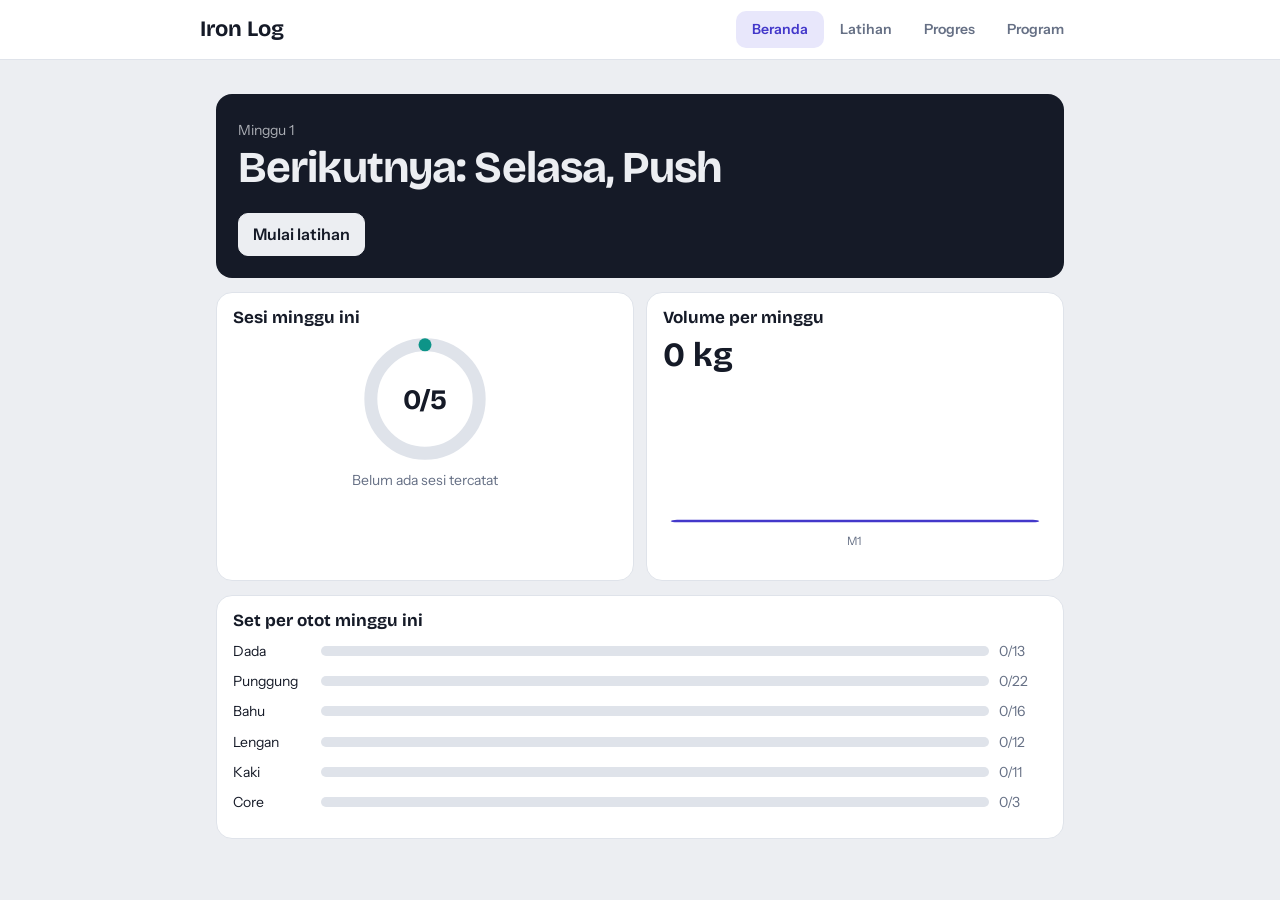
<file: index.html>
<!DOCTYPE html><html lang="id"><head><meta charset="utf-8"><meta name="viewport" content="width=device-width,initial-scale=1"><title>Beranda · Iron Log</title><link rel="stylesheet" href="https://fonts.googleapis.com/css2?family=Bricolage+Grotesque:wght@600;700&family=Instrument+Sans:wght@400;500;600&display=swap"><link rel="stylesheet" href="css/style.css"></head><body data-p="index"><main id="app"></main><script src="js/data.js"></script><script src="js/dashboard.js"></script></body></html>
</file>
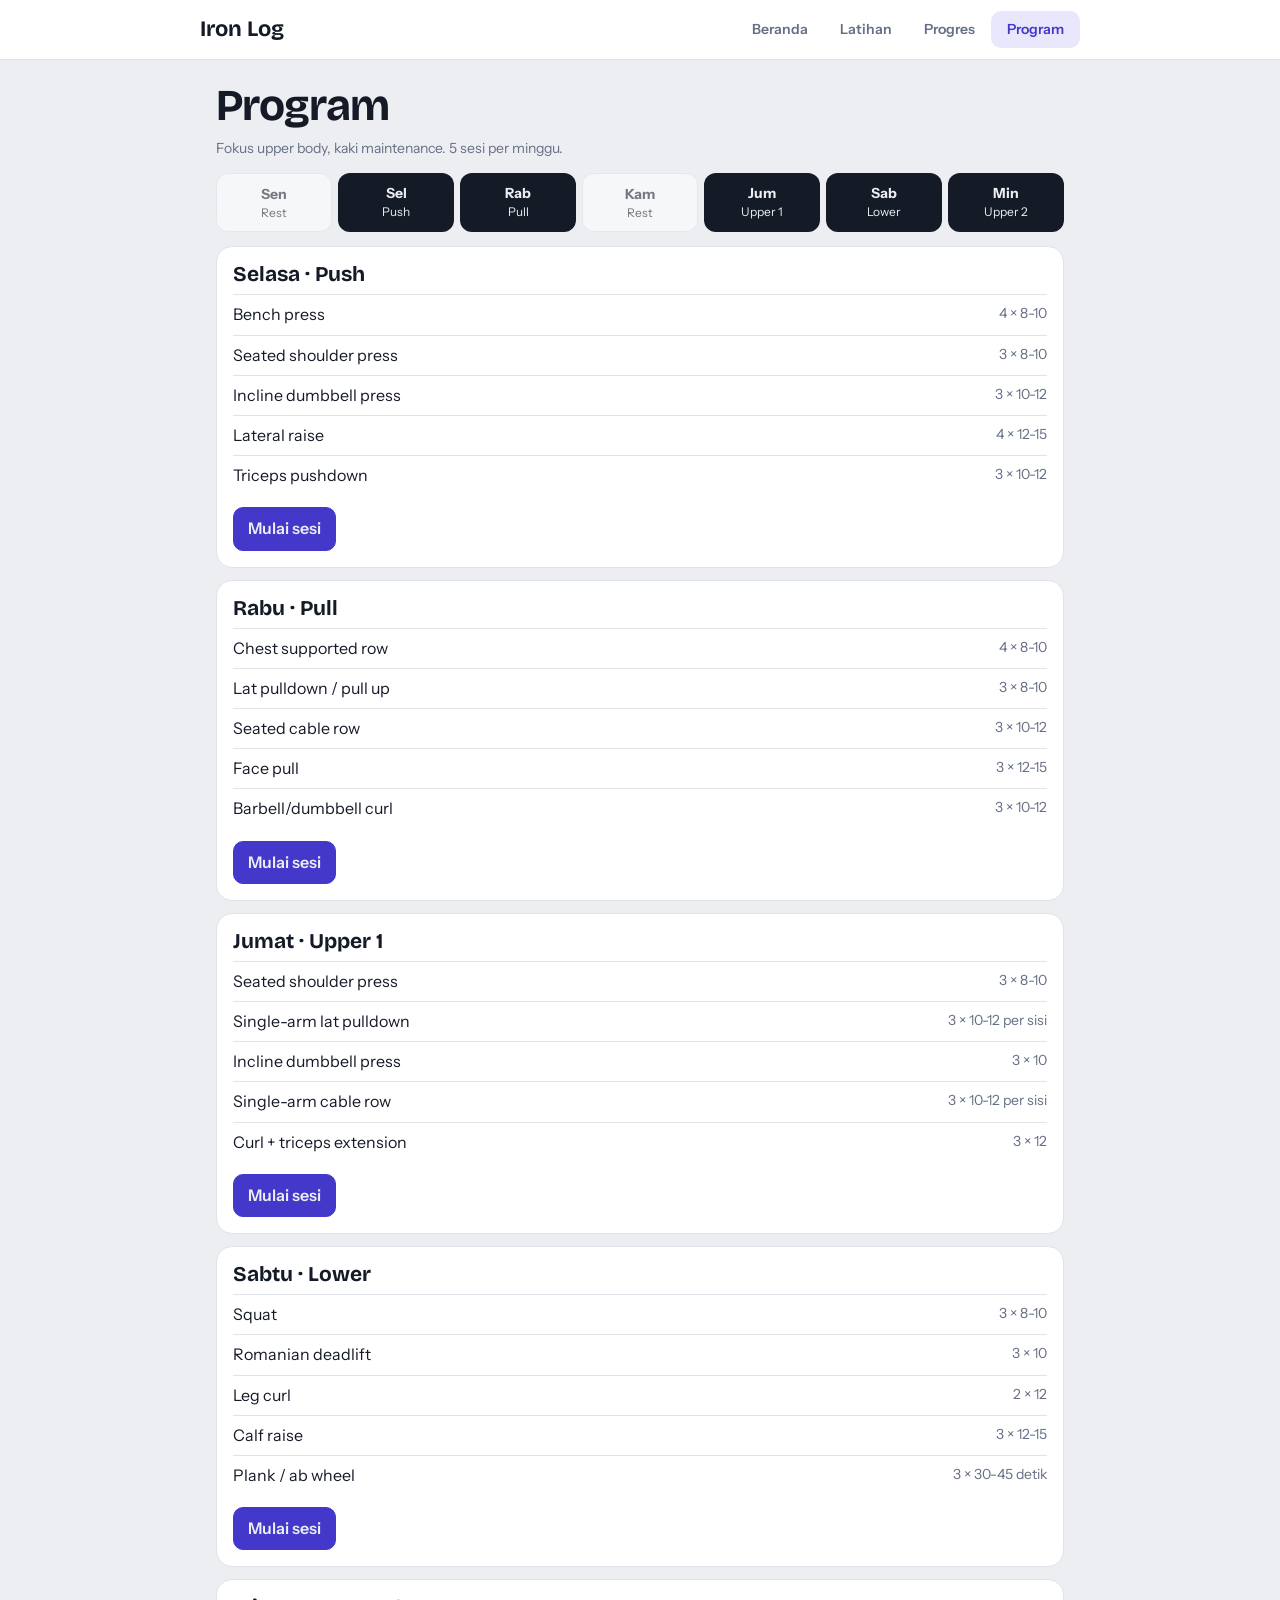
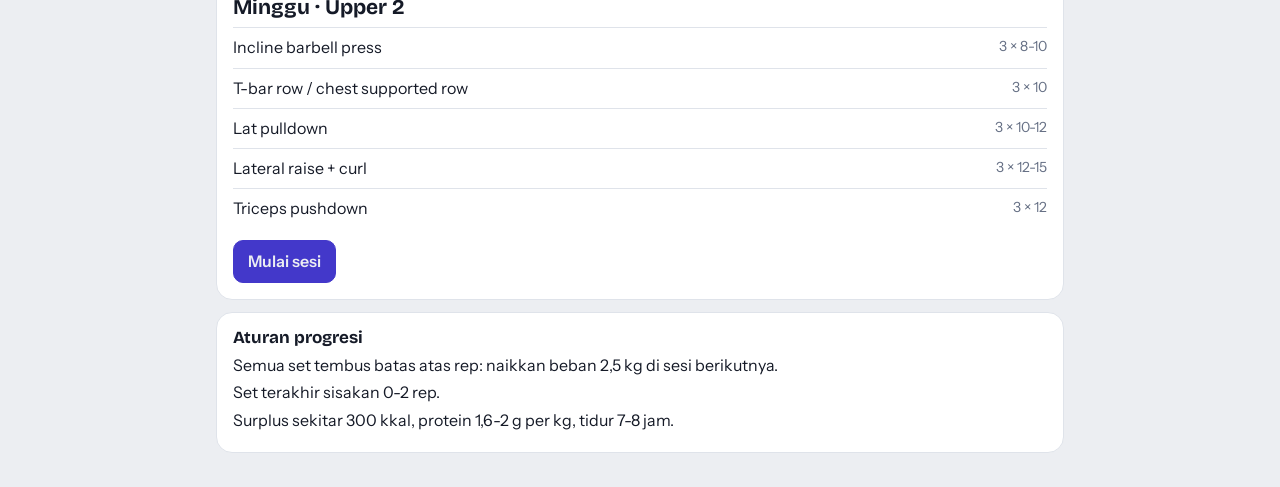
<file: plan.html>
<!DOCTYPE html><html lang="id"><head><meta charset="utf-8"><meta name="viewport" content="width=device-width,initial-scale=1"><title>Program · Iron Log</title><link rel="stylesheet" href="https://fonts.googleapis.com/css2?family=Bricolage+Grotesque:wght@600;700&family=Instrument+Sans:wght@400;500;600&display=swap"><link rel="stylesheet" href="css/style.css"></head><body data-p="plan"><main id="app"></main><script src="js/data.js"></script><script src="js/plan.js"></script></body></html>
</file>
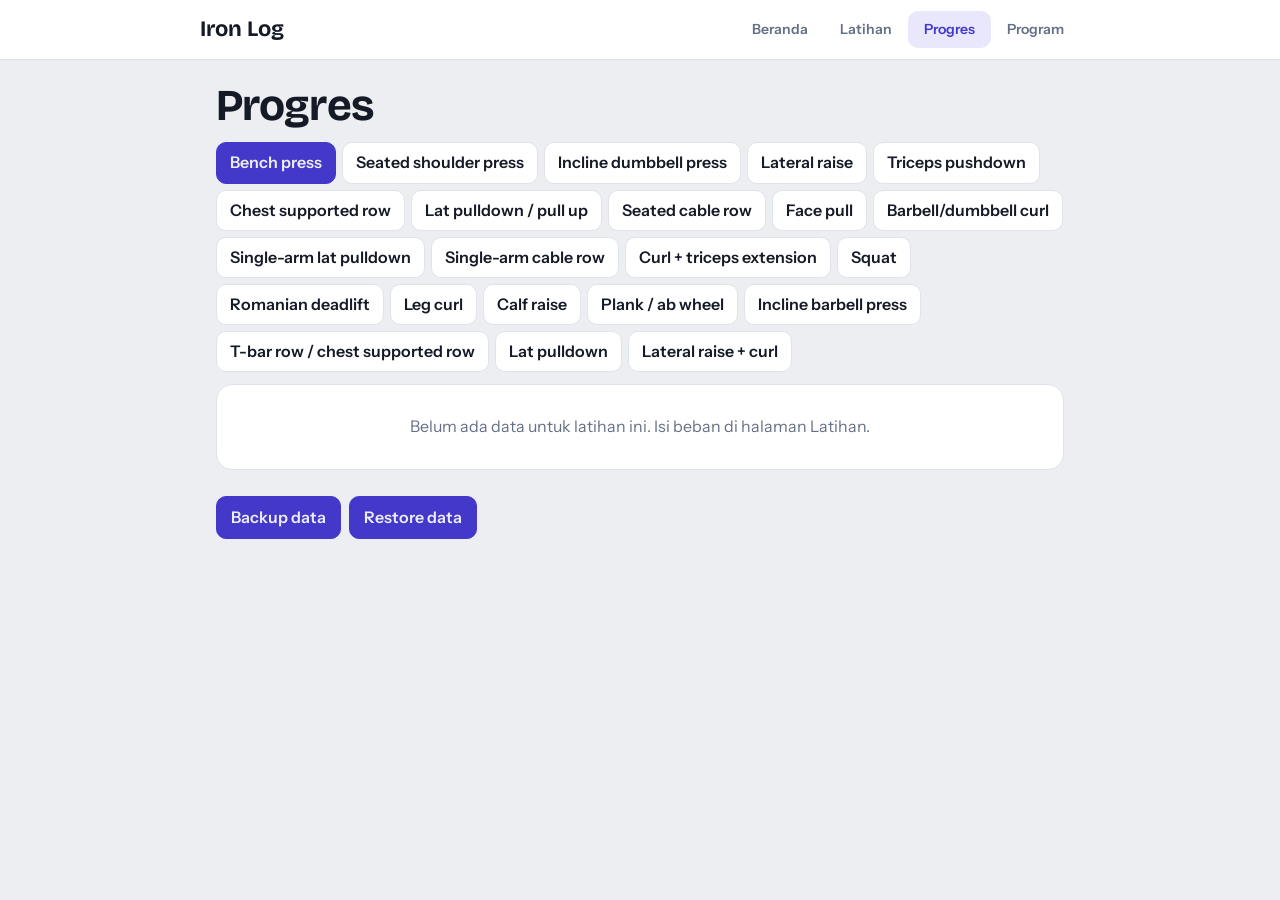
<file: progress.html>
<!DOCTYPE html><html lang="id"><head><meta charset="utf-8"><meta name="viewport" content="width=device-width,initial-scale=1"><title>Progres · Iron Log</title><link rel="stylesheet" href="https://fonts.googleapis.com/css2?family=Bricolage+Grotesque:wght@600;700&family=Instrument+Sans:wght@400;500;600&display=swap"><link rel="stylesheet" href="css/style.css"></head><body data-p="progress"><main id="app"></main><script src="js/data.js"></script><script src="js/progress.js"></script></body></html>
</file>
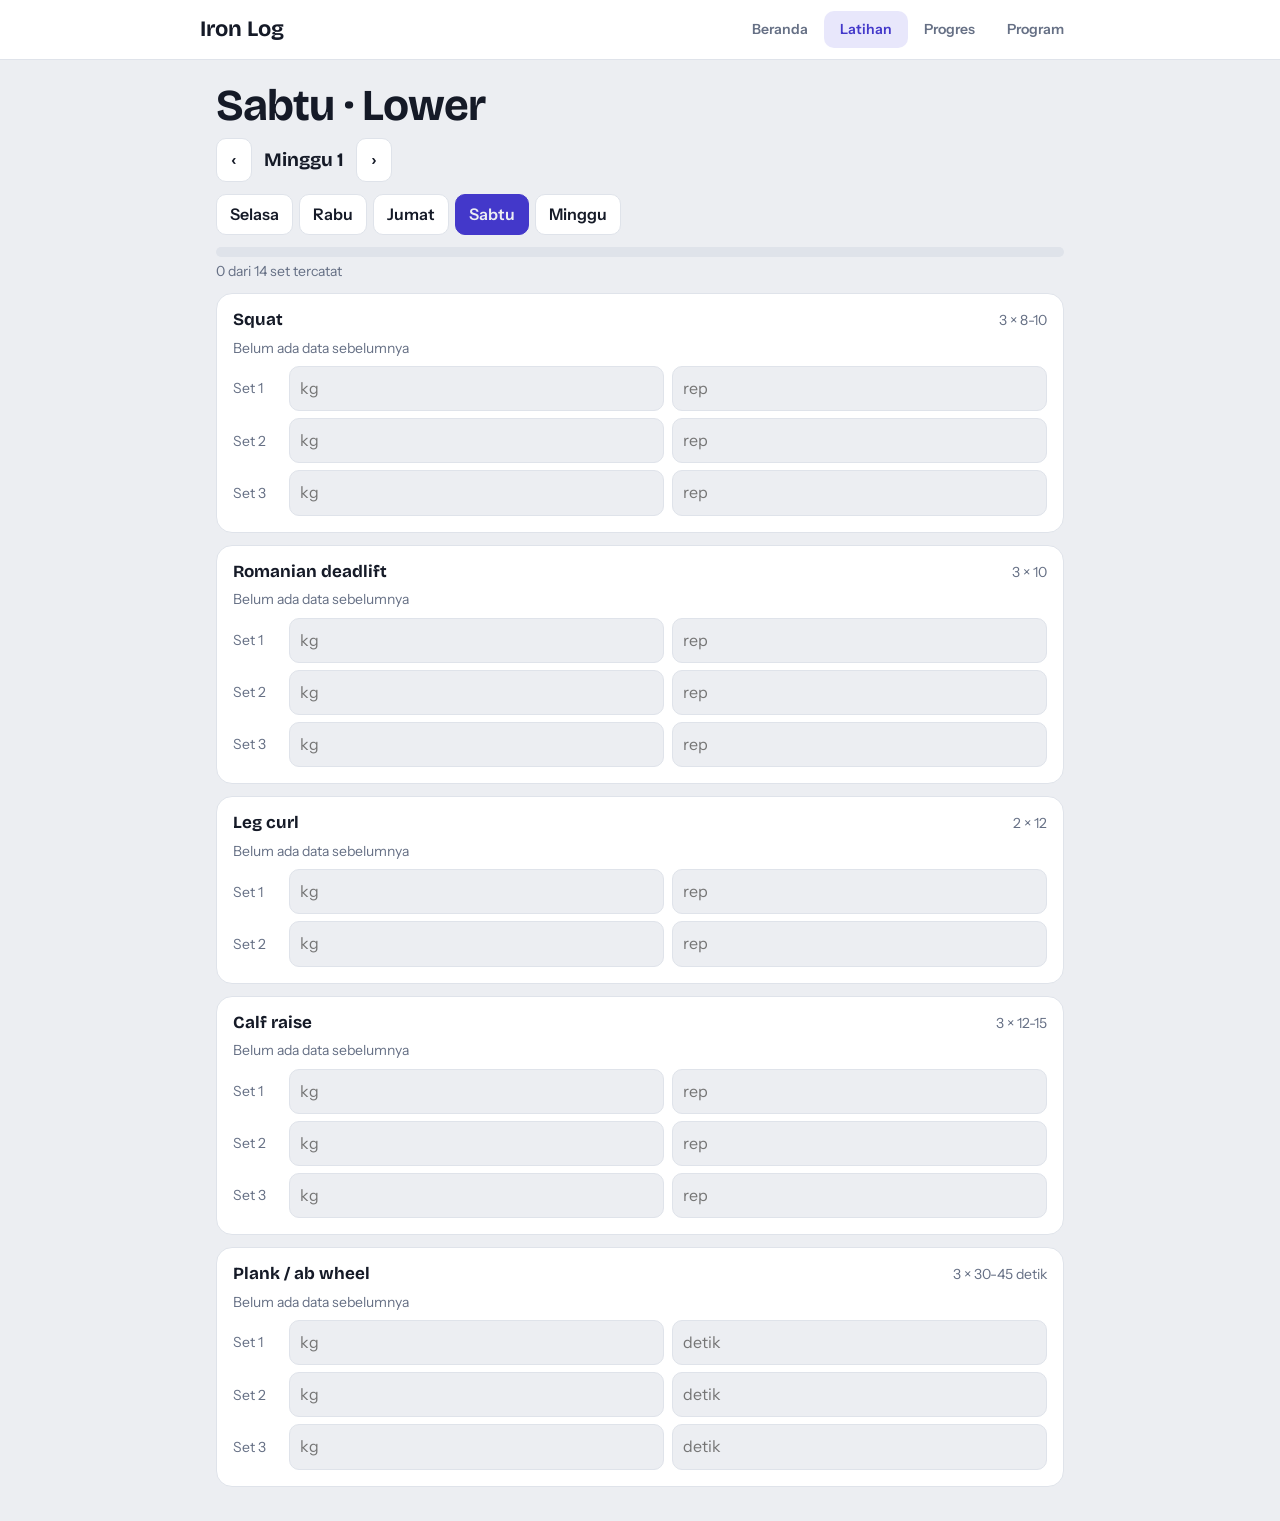
<file: workout.html>
<!DOCTYPE html><html lang="id"><head><meta charset="utf-8"><meta name="viewport" content="width=device-width,initial-scale=1"><title>Latihan · Iron Log</title><link rel="stylesheet" href="https://fonts.googleapis.com/css2?family=Bricolage+Grotesque:wght@600;700&family=Instrument+Sans:wght@400;500;600&display=swap"><link rel="stylesheet" href="css/style.css"></head><body data-p="workout"><main id="app"></main><script src="js/data.js"></script><script src="js/workout.js"></script></body></html>
</file>
<file: css/style.css>
:root{--bg:#eceef2;--sf:#fff;--ink:#151a27;--mu:#667085;--ln:#dfe3ea;--ac:#4338ca;--ac2:#0d9488;--as:#e8e7fb}
@media(prefers-color-scheme:dark){:root{--bg:#0f131c;--sf:#181e2b;--ink:#eef1f7;--mu:#98a2b3;--ln:#283042;--ac:#8b93ff;--ac2:#35c4bd;--as:#232a4a}}
*{box-sizing:border-box}
body{margin:0;background:var(--bg);color:var(--ink);font:16px/1.45 'Instrument Sans',system-ui,sans-serif;padding-bottom:84px}
h1,h2,h3,.brand{font-family:'Bricolage Grotesque',system-ui,sans-serif;margin:0;line-height:1.1}
h1{font-size:clamp(30px,6vw,44px);letter-spacing:-.02em;margin-bottom:8px}h2{font-size:21px}h3{font-size:17px;margin-bottom:6px}
p{margin:4px 0}.mu{color:var(--mu);font-size:14px}
main{max-width:880px;margin:0 auto;padding:22px 16px}
.nav{position:fixed;bottom:0;left:0;right:0;z-index:5;display:flex;background:var(--sf);border-top:1px solid var(--ln);padding:6px 6px calc(6px + env(safe-area-inset-bottom,0px))}
.nav a{flex:1;text-align:center;padding:10px 4px;border-radius:10px;color:var(--mu);text-decoration:none;font-weight:600;font-size:14px}
.nav a.on{background:var(--as);color:var(--ac)}.brand{display:none}
@media(min-width:760px){body{padding:60px 0 0}.nav{top:0;bottom:auto;border:0;border-bottom:1px solid var(--ln);padding:0 max(24px,calc(50% - 440px));align-items:center;height:60px}.brand{display:block;font-size:22px;margin-right:auto}.nav a{flex:none;padding:8px 16px}}
a:focus-visible,button:focus-visible,input:focus-visible{outline:2px solid var(--ac);outline-offset:2px}
.grid{display:grid;gap:12px;grid-template-columns:repeat(auto-fit,minmax(250px,1fr));margin:14px 0}.grid.s{grid-template-columns:repeat(3,1fr)}
.card{background:var(--sf);border:1px solid var(--ln);border-radius:16px;padding:16px;margin:12px 0}.grid .card{margin:0}
.hero{background:var(--ink);color:var(--bg);border:0;padding:22px}.hero .mu{color:inherit;opacity:.7}
.btn,.chip,.bar2 button{font:inherit;font-weight:600;cursor:pointer;border:1px solid var(--ln);background:var(--sf);color:var(--ink);border-radius:10px;padding:9px 14px;text-decoration:none;display:inline-block}
.btn{background:var(--ac);border-color:var(--ac);color:var(--bg);margin-top:12px}.hero .btn{background:var(--bg);color:var(--ink);border-color:var(--bg)}
.chips{display:flex;gap:6px;margin:12px 0;overflow-x:auto}.chips.wrap{flex-wrap:wrap;overflow:visible}
.chip{padding:8px 13px;white-space:nowrap}.chip.on{background:var(--ac);border-color:var(--ac);color:var(--bg)}
.bar2{display:flex;align-items:center;gap:12px;margin:8px 0}.bar2 b{font-family:'Bricolage Grotesque';font-size:19px}
.pb,.tr{height:10px;background:var(--ln);border-radius:5px;overflow:hidden}.pb i,.tr i{display:block;height:100%;background:var(--ac2);border-radius:5px;transition:width .3s}
.gr{display:grid;grid-template-columns:78px 1fr 48px;gap:10px;align-items:center;margin:10px 0;font-size:14px}
.chart{width:100%;height:auto}.chart text{font-size:9px;fill:var(--mu);font-family:inherit}.b{fill:var(--ln)}.b.hi{fill:var(--ac)}
.ln{fill:none;stroke:var(--ac);stroke-width:3;stroke-linejoin:round}.dot{fill:var(--sf);stroke:var(--ac);stroke-width:3}
.ring{width:130px;display:block;margin:6px auto}.trk{fill:none;stroke:var(--ln);stroke-width:12}.arc{fill:none;stroke:var(--ac2);stroke-width:12;stroke-linecap:round}
.ring text{font:700 26px 'Bricolage Grotesque';fill:var(--ink)}
.big{font:700 34px 'Bricolage Grotesque'}
.hint{font-size:14px;color:var(--mu);margin:2px 0 8px}.hint em{color:var(--ac2);font-style:normal;font-weight:600}
.exh{display:flex;justify-content:space-between;align-items:baseline;gap:8px}
.set{display:grid;grid-template-columns:48px 1fr 1fr;gap:8px;align-items:center;margin-top:7px}.set span{color:var(--mu);font-size:14px}
input{width:100%;font:inherit;padding:10px;border:1px solid var(--ln);border-radius:10px;background:var(--bg);color:var(--ink)}
.strip{display:grid;grid-template-columns:repeat(7,1fr);gap:6px;margin:14px 0}
.dy{padding:10px 2px;text-align:center;border-radius:12px;background:var(--sf);border:1px solid var(--ln);font-size:12px}.dy b{display:block;font-size:14px}
.dy.t{background:var(--ink);color:var(--bg);border:0}.dy.r{opacity:.55}
.ln2{display:flex;justify-content:space-between;gap:10px;padding:8px 0;border-top:1px solid var(--ln)}.ln2:first-of-type{margin-top:8px}
.acts{display:flex;gap:8px;margin-top:14px}.empty{text-align:center;color:var(--mu);padding:30px}
</file>
